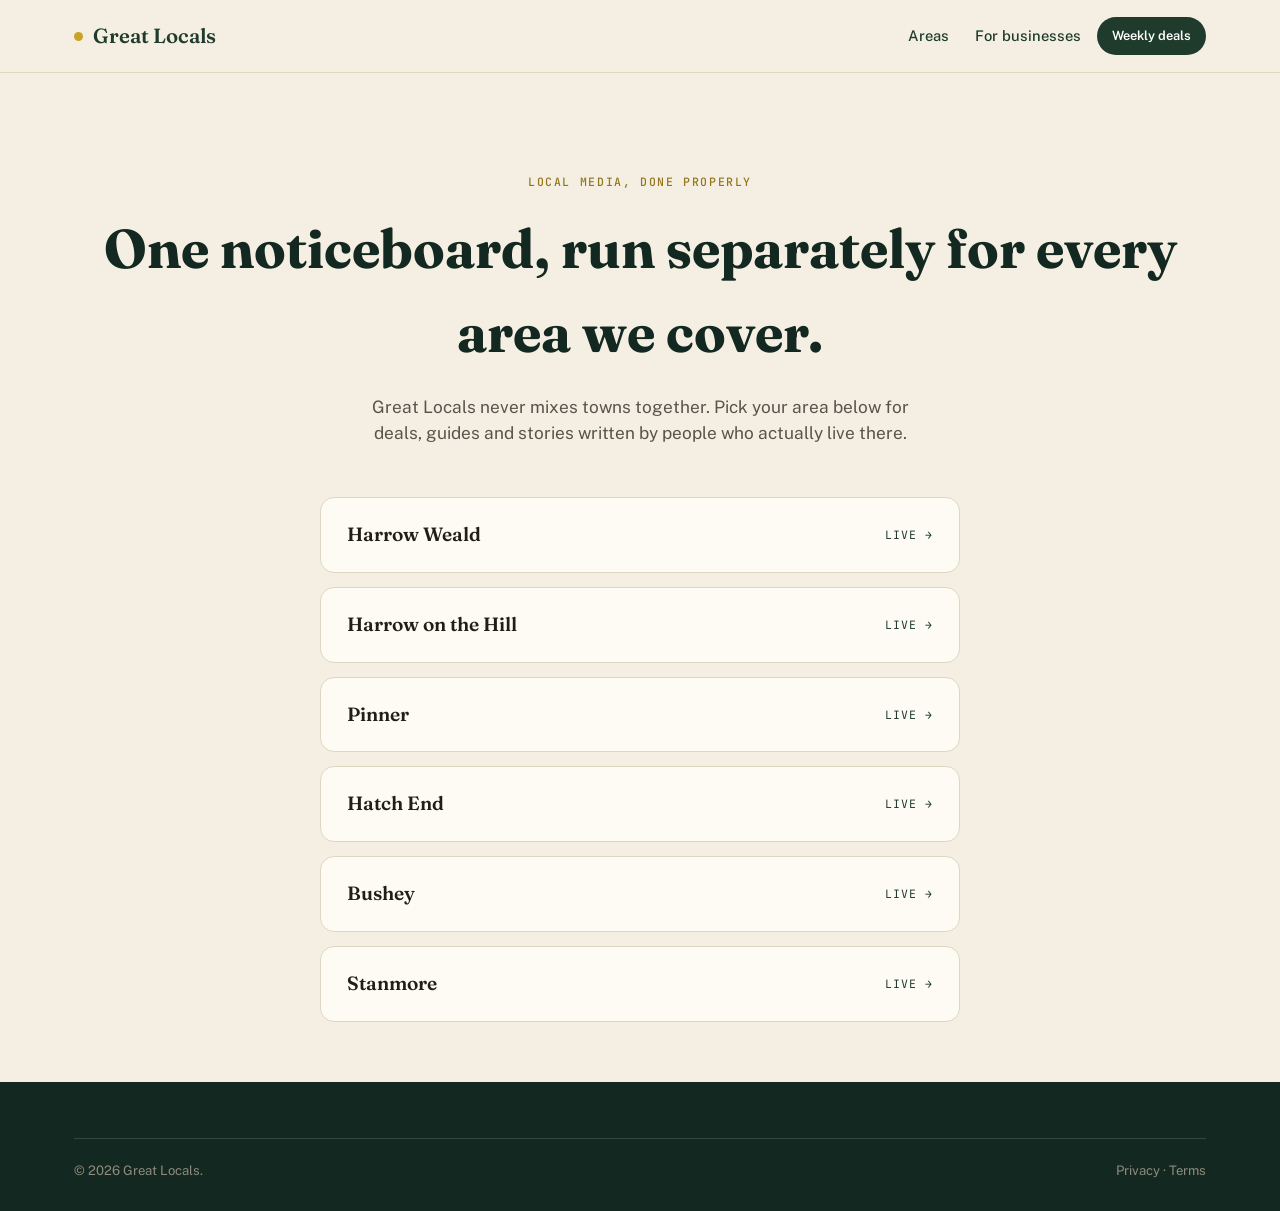
<file: index.html>
<!DOCTYPE html>
<html lang="en">
<head>
<meta charset="UTF-8">
<meta name="viewport" content="width=device-width, initial-scale=1.0">
<title>Great Locals — hyperlocal deals, guides and stories</title>
<meta name="description" content="Great Locals covers your area, and only your area. Deals, guides and stories from real local businesses across Harrow Weald, Harrow on the Hill, Pinner, Hatch End, Bushey and Stanmore.">
<meta name="robots" content="index, follow">
<link rel="canonical" href="https://greatlocals.co.uk/">

<link rel="preconnect" href="https://fonts.googleapis.com">
<link rel="preconnect" href="https://fonts.gstatic.com" crossorigin>
<link href="https://fonts.googleapis.com/css2?family=Fraunces:ital,opsz,wght@0,9..144,400;0,9..144,500;0,9..144,600;1,9..144,500&family=Public+Sans:wght@400;500;600;700&family=JetBrains+Mono:wght@500&display=swap" rel="stylesheet">
<link rel="stylesheet" href="assets/styles.css">
<style>
  .pickhero{padding:100px 0 60px;text-align:center;}
  .pickhero .eyebrow{display:block;margin-bottom:16px;}
  .pickhero h1{font-size:clamp(2.2rem,5vw,3.4rem);margin:0 0 18px;color:var(--green-950);}
  .pickhero p{color:var(--ink-soft);max-width:52ch;margin:0 auto;font-size:1.08rem;}
  .arealist{max-width:640px;margin:50px auto 0;display:flex;flex-direction:column;gap:14px;}
  .area-row{
    display:flex;align-items:center;justify-content:space-between;gap:16px;
    background:var(--paper-card);border:1px solid var(--line);border-radius:var(--radius);
    padding:22px 26px;text-decoration:none;color:var(--ink);
  }
  .area-row.live:hover{border-color:var(--green-900);}
  .area-row .name{font-family:'Fraunces',serif;font-size:1.2rem;font-weight:600;}
  .area-row .status{font-family:'JetBrains Mono',monospace;font-size:.72rem;text-transform:uppercase;letter-spacing:.08em;}
  .area-row.live .status{color:var(--green-900);}
  .area-row.soon{opacity:.55;cursor:default;}
  .area-row.soon .status{color:var(--ink-soft);}
</style>
</head>
<body>

<header id="site-header">
  <nav class="wrap">
    <a href="index.html" class="brand"><span class="dot"></span><span class="brand-label">Great Locals</span></a>
    <div class="navlinks" id="nav-links">
      <a href="harrow-weald/index.html">Areas</a>
      <a href="media/index.html">For businesses</a>
    </div>
    <div class="navright">
      <a href="harrow-weald/index.html#subscribe" class="navcta">Weekly deals</a>
      <button class="navtoggle" id="nav-toggle" aria-label="Menu" aria-expanded="false"><span></span><span></span><span></span></button>
    </div>
  </nav>
</header>

<main>
  <section class="pickhero">
    <div class="wrap">
      <span class="eyebrow">Local media, done properly</span>
      <h1>One noticeboard, run separately for every area we cover.</h1>
      <p>Great Locals never mixes towns together. Pick your area below for deals, guides and stories written by people who actually live there.</p>

      <div class="arealist reveal">
        <a href="harrow-weald/index.html" class="area-row live">
          <span class="name">Harrow Weald</span>
          <span class="status">Live →</span>
        </a>
        <a href="harrow-on-the-hill/index.html" class="area-row live">
          <span class="name">Harrow on the Hill</span>
          <span class="status">Live →</span>
        </a>
        <a href="pinner/index.html" class="area-row live">
          <span class="name">Pinner</span>
          <span class="status">Live →</span>
        </a>
        <a href="hatch-end/index.html" class="area-row live">
          <span class="name">Hatch End</span>
          <span class="status">Live →</span>
        </a>
        <a href="bushey/index.html" class="area-row live">
          <span class="name">Bushey</span>
          <span class="status">Live →</span>
        </a>
        <a href="stanmore/index.html" class="area-row live">
          <span class="name">Stanmore</span>
          <span class="status">Live →</span>
        </a>
      </div>
    </div>
  </section>
</main>

<footer>
  <div class="wrap">
    <div class="foot-bottom">
      <span>© 2026 Great Locals.</span>
      <span>Privacy · Terms</span>
    </div>
  </div>
</footer>

<script src="assets/main.js"></script>
</body>
</html>
</file>
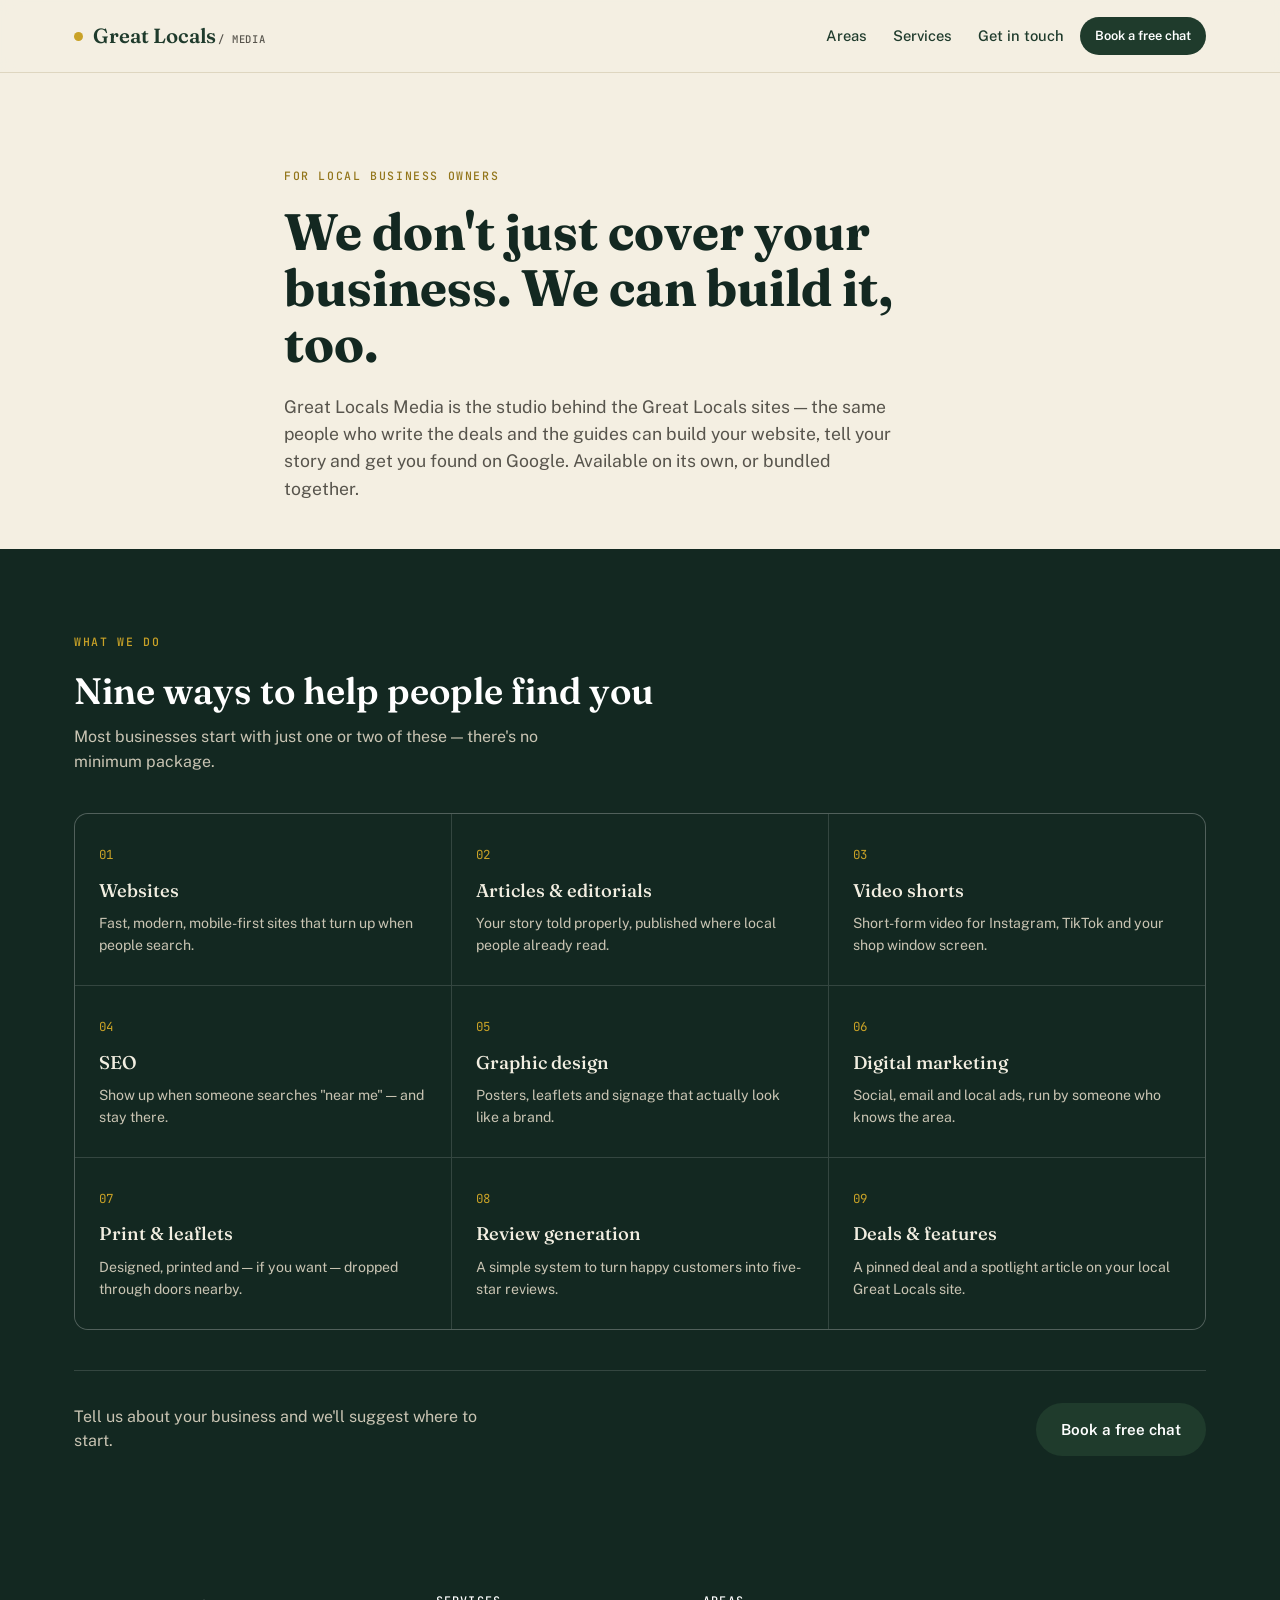
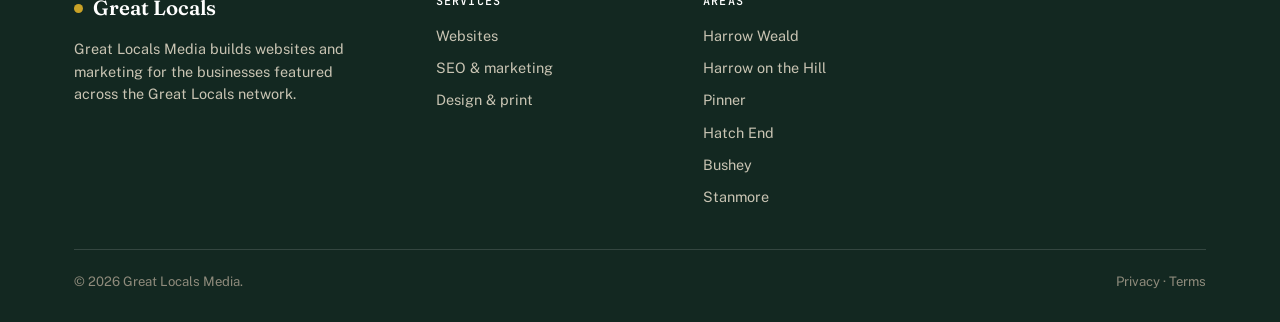
<file: media/index.html>
<!DOCTYPE html>
<html lang="en">
<head>
<meta charset="UTF-8">
<meta name="viewport" content="width=device-width, initial-scale=1.0">
<title>Great Locals Media — websites, content & marketing for local businesses</title>
<meta name="description" content="Websites, articles, video, SEO, design and marketing for local businesses — built by the team behind Great Locals.">
<meta name="robots" content="index, follow">
<link rel="canonical" href="https://greatlocals.co.uk/media/">

<link rel="preconnect" href="https://fonts.googleapis.com">
<link rel="preconnect" href="https://fonts.gstatic.com" crossorigin>
<link href="https://fonts.googleapis.com/css2?family=Fraunces:ital,opsz,wght@0,9..144,400;0,9..144,500;0,9..144,600;1,9..144,500&family=Public+Sans:wght@400;500;600;700&family=JetBrains+Mono:wght@500&display=swap" rel="stylesheet">
<link rel="stylesheet" href="../assets/styles.css">
<style>
  .mediahero{padding:90px 0 30px;}
  .mediahero .wrap{max-width:760px;}
  .mediahero h1{font-size:clamp(2.2rem,4.6vw,3.2rem);line-height:1.1;margin:16px 0 20px;color:var(--green-950);}
  .mediahero p{font-size:1.1rem;color:var(--ink-soft);max-width:56ch;}
</style>
</head>
<body>

<header id="site-header">
  <nav class="wrap">
    <a href="../index.html" class="brand"><span class="dot"></span><span class="brand-label">Great Locals<span class="locality">/ Media</span></span></a>
    <div class="navlinks" id="nav-links">
      <a href="../index.html">Areas</a>
      <a href="#services">Services</a>
      <a href="#contact">Get in touch</a>
    </div>
    <div class="navright">
      <a href="#contact" class="navcta">Book a free chat</a>
      <button class="navtoggle" id="nav-toggle" aria-label="Menu" aria-expanded="false"><span></span><span></span><span></span></button>
    </div>
  </nav>
</header>

<main>
  <section class="mediahero">
    <div class="wrap reveal">
      <span class="eyebrow">For local business owners</span>
      <h1>We don't just cover your business. We can build it, too.</h1>
      <p>Great Locals Media is the studio behind the Great Locals sites — the same people who write the deals and the guides can build your website, tell your story and get you found on Google. Available on its own, or bundled together.</p>
    </div>
  </section>

  <section class="services" id="services">
    <div class="wrap">
      <div class="section-head reveal">
        <div>
          <span class="eyebrow">What we do</span>
          <h2>Nine ways to help people find you</h2>
          <p>Most businesses start with just one or two of these — there's no minimum package.</p>
        </div>
      </div>
      <div class="svc-grid reveal">
        <div class="svc"><span class="n">01</span><h4>Websites</h4><p>Fast, modern, mobile-first sites that turn up when people search.</p></div>
        <div class="svc"><span class="n">02</span><h4>Articles & editorials</h4><p>Your story told properly, published where local people already read.</p></div>
        <div class="svc"><span class="n">03</span><h4>Video shorts</h4><p>Short-form video for Instagram, TikTok and your shop window screen.</p></div>
        <div class="svc"><span class="n">04</span><h4>SEO</h4><p>Show up when someone searches "near me" — and stay there.</p></div>
        <div class="svc"><span class="n">05</span><h4>Graphic design</h4><p>Posters, leaflets and signage that actually look like a brand.</p></div>
        <div class="svc"><span class="n">06</span><h4>Digital marketing</h4><p>Social, email and local ads, run by someone who knows the area.</p></div>
        <div class="svc"><span class="n">07</span><h4>Print & leaflets</h4><p>Designed, printed and — if you want — dropped through doors nearby.</p></div>
        <div class="svc"><span class="n">08</span><h4>Review generation</h4><p>A simple system to turn happy customers into five-star reviews.</p></div>
        <div class="svc"><span class="n">09</span><h4>Deals & features</h4><p>A pinned deal and a spotlight article on your local Great Locals site.</p></div>
      </div>
      <div class="services-cta reveal" id="contact">
        <p>Tell us about your business and we'll suggest where to start.</p>
        <a href="#" class="btn btn-primary">Book a free chat</a>
      </div>
    </div>
  </section>
</main>

<footer>
  <div class="wrap">
    <div class="foot-grid">
      <div>
        <a href="../index.html" class="brand" style="margin-bottom:12px;"><span class="dot"></span>Great Locals</a>
        <p style="max-width:32ch;">Great Locals Media builds websites and marketing for the businesses featured across the Great Locals network.</p>
      </div>
      <div>
        <h5>Services</h5>
        <ul><li><a href="#services">Websites</a></li><li><a href="#services">SEO & marketing</a></li><li><a href="#services">Design & print</a></li></ul>
      </div>
      <div>
        <h5>Areas</h5>
        <ul>
          <li><a href="../harrow-weald/index.html">Harrow Weald</a></li>
          <li><a href="../harrow-on-the-hill/index.html">Harrow on the Hill</a></li>
          <li><a href="../pinner/index.html">Pinner</a></li>
          <li><a href="../hatch-end/index.html">Hatch End</a></li>
          <li><a href="../bushey/index.html">Bushey</a></li>
          <li><a href="../stanmore/index.html">Stanmore</a></li>
        </ul>
      </div>
    </div>
    <div class="foot-bottom">
      <span>© 2026 Great Locals Media.</span>
      <span>Privacy · Terms</span>
    </div>
  </div>
</footer>

<script src="../assets/main.js"></script>
</body>
</html>
</file>
<file: assets/styles.css>
:root{
  --green-950:#132821;
  --green-900:#1F3B2C;
  --green-800:#28503C;
  --gold:#C9A227;
  --gold-dark:#93761b;
  --clay:#A8532E;
  --paper:#F4EFE2;
  --paper-card:#FDFBF4;
  --ink:#211D17;
  --ink-soft:#57544c;
  --line:#DED6C0;
  --radius:14px;
  --max:1180px;
}
*{box-sizing:border-box;}
html{scroll-behavior:smooth;}
html{
  overflow-x:hidden;
}
body{
  margin:0;
  background:var(--paper);
  color:var(--ink);
  font-family:'Public Sans',sans-serif;
  line-height:1.55;
  -webkit-font-smoothing:antialiased;
}
h1,h2,h3,.serif{font-family:'Fraunces',serif;}
.eyebrow{
  font-family:'JetBrains Mono',monospace;
  font-size:.72rem;
  letter-spacing:.14em;
  text-transform:uppercase;
  color:var(--gold-dark);
  font-weight:500;
}
a{color:inherit;}
img{max-width:100%;display:block;}
.wrap{max-width:var(--max);margin:0 auto;padding:0 24px;}

/* ---------- Nav ---------- */
header{
  position:sticky;top:0;z-index:50;
  background:rgba(244,239,226,.92);
  backdrop-filter:blur(8px);
  border-bottom:1px solid var(--line);
  transition:box-shadow .3s ease;
}
header.scrolled{box-shadow:0 2px 18px rgba(19,40,33,.08);}
nav.wrap{
  position:relative;
  display:flex;align-items:center;justify-content:space-between;
  height:72px;
  gap:16px;
  transform:translateY(-100%);
  animation:headerDrop .6s cubic-bezier(.22,1,.36,1) .1s forwards;
}
@keyframes headerDrop{
  to{transform:translateY(0);}
}
@media (prefers-reduced-motion:reduce){
  nav.wrap{animation:none;transform:none;}
}
.brand{
  display:flex;align-items:center;gap:10px;
  font-family:'Fraunces',serif;font-weight:600;font-size:1.28rem;
  color:var(--green-900);text-decoration:none;
  flex:1 1 auto;min-width:0;overflow:hidden;
}
.brand .dot{width:9px;height:9px;border-radius:50%;background:var(--gold);flex:none;}
.brand-label{overflow:hidden;text-overflow:ellipsis;white-space:nowrap;min-width:0;}
.brand .locality{font-family:'JetBrains Mono',monospace;font-size:.66rem;font-weight:500;
  color:var(--ink-soft);text-transform:uppercase;letter-spacing:.08em;margin-left:2px;}
.navlinks{display:flex;align-items:center;gap:26px;}
.navlinks a{
  text-decoration:none;font-weight:500;font-size:.92rem;color:var(--green-900);
  position:relative;padding:4px 0;
}
.navlinks a::after{
  content:'';position:absolute;left:0;bottom:-2px;width:0;height:2px;background:var(--gold);
  transition:width .25s ease;
}
.navlinks a:hover::after{width:100%;}
.area-pill{
  font-family:'JetBrains Mono',monospace;font-size:.7rem;
  border:1px solid var(--green-900);border-radius:99px;
  padding:5px 11px;color:var(--green-900);white-space:nowrap;
}
.navcta{
  background:var(--green-900);color:#fff;text-decoration:none;
  font-weight:600;font-size:.8rem;padding:9px 15px;border-radius:99px;
  white-space:nowrap;flex:none;
}
.navcta:hover{background:var(--green-800);}
.navright{display:flex;align-items:center;gap:14px;flex:none;}

.navtoggle{
  display:none;background:none;border:0;cursor:pointer;padding:6px;flex:none;
}
.navtoggle span{display:block;width:22px;height:2px;background:var(--green-900);margin:5px 0;transition:transform .2s ease, opacity .2s ease;}
.navtoggle.open span:nth-child(1){transform:translateY(7px) rotate(45deg);}
.navtoggle.open span:nth-child(2){opacity:0;}
.navtoggle.open span:nth-child(3){transform:translateY(-7px) rotate(-45deg);}

/* ---------- Fade-in ---------- */
.reveal{opacity:0;transform:translateY(22px);transition:opacity .7s ease, transform .7s ease;}
.reveal.in{opacity:1;transform:translateY(0);}
@media (prefers-reduced-motion:reduce){
  .reveal{opacity:1;transform:none;transition:none;}
}

/* ---------- Hero ---------- */
.hero{position:relative;padding:76px 0 90px;overflow:hidden;}
.hero .wrap{display:grid;grid-template-columns:1.05fr .95fr;gap:56px;align-items:center;}
.hero .eyebrow{margin-bottom:16px;display:inline-block;}
.hero h1{
  font-size:clamp(2.3rem,4.4vw,3.5rem);line-height:1.06;margin:0 0 20px;
  color:var(--green-950);font-weight:600;
}
.hero h1 em{font-style:italic;color:var(--clay);}
.hero p.lede{font-size:1.1rem;color:var(--ink-soft);max-width:46ch;margin:0 0 30px;}
.herobtns{display:flex;gap:14px;flex-wrap:wrap;}
.btn{
  display:inline-flex;align-items:center;gap:8px;
  padding:14px 24px;border-radius:99px;font-weight:600;font-size:.95rem;
  text-decoration:none;border:1px solid transparent;
}
.btn-primary{background:var(--green-900);color:#fff;}
.btn-primary:hover{background:var(--green-800);}
.btn-ghost{border-color:var(--green-900);color:var(--green-900);}
.btn-ghost:hover{background:var(--green-900);color:#fff;}
.hero-media{position:relative;}
.hero-media img{
  border-radius:var(--radius);
  box-shadow:0 22px 44px rgba(19,40,33,.18);
  aspect-ratio:4/5;object-fit:cover;
  border:6px solid var(--paper-card);
  width:100%;background:var(--line);
}
.hero-tag{
  position:absolute;bottom:-22px;left:-22px;background:var(--paper-card);
  border:1px solid var(--line);border-radius:12px;padding:14px 18px;
  box-shadow:0 10px 24px rgba(19,40,33,.12);max-width:220px;
}
.hero-tag .num{font-family:'Fraunces',serif;font-size:1.7rem;color:var(--clay);font-weight:600;}
.hero-tag .cap{font-size:.8rem;color:var(--ink-soft);}

/* ---------- Torn divider ---------- */
.torn{height:26px;width:100%;
  background:
    linear-gradient(135deg, var(--paper) 12px, transparent 0) 0 0,
    linear-gradient(-135deg, var(--paper) 12px, transparent 0) 0 0;
  background-size:24px 24px; background-repeat:repeat-x;
  background-color:var(--green-950);
}
.torn.on-guide{background-color:#EAE4D2;}

/* ---------- Section shell ---------- */
section{padding:80px 0;}
.section-head{display:flex;justify-content:space-between;align-items:flex-end;gap:24px;margin-bottom:38px;flex-wrap:wrap;}
.section-head h2{font-size:clamp(1.7rem,3vw,2.3rem);margin:8px 0 0;color:var(--green-950);font-weight:600;}
.section-head p{color:var(--ink-soft);max-width:52ch;margin:6px 0 0;}
.see-all{font-weight:600;font-size:.92rem;text-decoration:none;color:var(--clay);white-space:nowrap;}
.see-all:hover{text-decoration:underline;}

/* ---------- Deals noticeboard ---------- */
.board{background:var(--green-950);}
.board .eyebrow{color:var(--gold);}
.board .section-head h2, .board .section-head p{color:#F2EEE1;}
.board .section-head p{color:#C9C4B3;}
.pins{display:grid;grid-template-columns:repeat(3,1fr);gap:26px;}
.pin-card{
  background:var(--paper-card);border-radius:10px;padding:22px 20px 20px;
  position:relative;box-shadow:0 14px 26px rgba(0,0,0,.25);
}
.pin-card:nth-child(2){transform:rotate(-1.4deg);}
.pin-card:nth-child(1){transform:rotate(1.1deg);}
.pin-card:nth-child(3){transform:rotate(-.6deg);}
.pin-card::before{
  content:'';position:absolute;top:-7px;left:24px;width:14px;height:14px;
  background:var(--gold);border-radius:50%;box-shadow:0 3px 6px rgba(0,0,0,.35);
}
.pin-card .biz{font-family:'JetBrains Mono',monospace;font-size:.72rem;color:var(--gold-dark);
  text-transform:uppercase;letter-spacing:.08em;margin-bottom:8px;}
.pin-card h3{font-size:1.2rem;margin:0 0 8px;font-weight:600;}
.pin-card p{font-size:.92rem;color:var(--ink-soft);margin:0 0 14px;}
.pin-card .expiry{font-size:.78rem;color:var(--clay);font-weight:600;}

/* ---------- Articles ---------- */
.articles-grid{display:grid;grid-template-columns:1.15fr .85fr;gap:32px;}
.article-card{background:var(--paper-card);border:1px solid var(--line);border-radius:var(--radius);overflow:hidden;}
.article-card img{width:100%;height:280px;object-fit:cover;background:var(--line);}
.article-card .body{padding:26px 28px 30px;}
.article-card.small img{height:150px;}
.article-card.small .body{padding:20px 22px 24px;}
.tag{
  display:inline-block;font-family:'JetBrains Mono',monospace;font-size:.68rem;
  letter-spacing:.08em;text-transform:uppercase;color:var(--green-900);
  background:#E4E9DC;padding:4px 10px;border-radius:99px;margin-bottom:12px;
}
.article-card h3{font-size:1.4rem;margin:0 0 10px;font-weight:600;line-height:1.25;}
.article-card.small h3{font-size:1.05rem;}
.article-card p{color:var(--ink-soft);font-size:.95rem;margin:0 0 14px;}
.readmore{font-weight:600;font-size:.88rem;color:var(--clay);text-decoration:none;}
.side-stack{display:flex;flex-direction:column;gap:22px;}

/* ---------- Guide / moving hub ---------- */
.guide{background:#EAE4D2;}
.guide-wrap{display:grid;grid-template-columns:.9fr 1.1fr;gap:50px;align-items:center;}
.chainlist{list-style:none;margin:0;padding:0;counter-reset:step;}
.chainlist li{
  counter-increment:step;position:relative;padding:16px 0 16px 46px;
  border-left:2px solid var(--line);margin-left:13px;
}
.chainlist li:last-child{border-color:transparent;}
.chainlist li::before{
  content:counter(step);position:absolute;left:-14px;top:14px;
  width:28px;height:28px;border-radius:50%;background:var(--green-900);color:#fff;
  font-family:'JetBrains Mono',monospace;font-size:.78rem;
  display:flex;align-items:center;justify-content:center;font-weight:500;
}
.chainlist h4{margin:0 0 4px;font-size:1.02rem;font-weight:600;font-family:'Public Sans',sans-serif;}
.chainlist span{font-size:.88rem;color:var(--ink-soft);}
.guide-card{
  background:var(--paper-card);border:1px solid var(--line);border-radius:var(--radius);
  padding:32px;
}
.guide-card .eyebrow{color:var(--clay);}
.guide-card h3{font-size:1.6rem;margin:10px 0 14px;font-weight:600;}
.guide-card p{color:var(--ink-soft);margin:0 0 20px;}

/* ---------- Services / for businesses ---------- */
.services{background:var(--green-950);color:#F2EEE1;}
.services .eyebrow{color:var(--gold);}
.services .section-head h2{color:#fff;}
.services .section-head p{color:#C9C4B3;}
.svc-grid{display:grid;grid-template-columns:repeat(3,1fr);gap:1px;background:rgba(255,255,255,.14);border:1px solid rgba(255,255,255,.14);border-radius:var(--radius);overflow:hidden;}
.svc{background:var(--green-950);padding:28px 24px;}
.svc .n{font-family:'JetBrains Mono',monospace;color:var(--gold);font-size:.78rem;}
.svc h4{font-family:'Fraunces',serif;font-weight:500;font-size:1.15rem;margin:10px 0 8px;}
.svc p{font-size:.88rem;color:#C9C4B3;margin:0;}
.services-cta{margin-top:40px;display:flex;align-items:center;justify-content:space-between;gap:20px;flex-wrap:wrap;
  border-top:1px solid rgba(255,255,255,.14);padding-top:32px;}
.services-cta p{margin:0;color:#C9C4B3;max-width:44ch;}

/* ---------- Expansion strip ---------- */
.expand{padding:56px 0;}
.towns{display:flex;gap:14px;flex-wrap:wrap;margin-top:22px;}
.town{
  padding:10px 18px;border-radius:99px;font-size:.9rem;font-weight:600;
  border:1px solid var(--line);
}
.town.active{background:var(--green-900);color:#fff;border-color:var(--green-900);}
.town.soon{color:var(--ink-soft);}

/* ---------- Footer ---------- */
footer{background:var(--green-950);color:#C9C4B3;padding:56px 0 30px;font-size:.9rem;}
.foot-grid{display:grid;grid-template-columns:1.4fr 1fr 1fr 1fr;gap:32px;margin-bottom:40px;}
.foot-grid .brand{color:#fff;}
footer h5{color:#fff;font-family:'JetBrains Mono',monospace;font-size:.74rem;letter-spacing:.1em;
  text-transform:uppercase;margin:0 0 14px;font-weight:500;}
footer ul{list-style:none;padding:0;margin:0;display:flex;flex-direction:column;gap:10px;}
footer a{text-decoration:none;color:#C9C4B3;}
footer a:hover{color:#fff;}
.foot-bottom{border-top:1px solid rgba(255,255,255,.14);padding-top:22px;
  display:flex;justify-content:space-between;flex-wrap:wrap;gap:10px;color:#8f8b7c;font-size:.82rem;}

/* ---------- Article page ---------- */
.article-hero{padding:52px 0 40px;}
.article-hero .eyebrow{margin-bottom:14px;display:inline-block;}
.article-hero h1{font-size:clamp(2rem,4vw,2.9rem);line-height:1.1;margin:0 0 18px;color:var(--green-950);font-weight:600;}
.byline{display:flex;align-items:center;gap:10px;color:var(--ink-soft);font-size:.9rem;margin-bottom:30px;}
.byline .sep{color:var(--line);}
.article-cover{border-radius:var(--radius);overflow:hidden;margin-bottom:8px;box-shadow:0 18px 36px rgba(19,40,33,.15);}
.article-cover img{width:100%;height:420px;object-fit:cover;background:var(--line);}
.article-body{max-width:72ch;margin:0 auto;padding:10px 0 40px;}
.article-body p{font-size:1.08rem;color:#3a362e;margin:0 0 22px;}
.article-body h2{font-size:1.5rem;margin:40px 0 16px;color:var(--green-950);font-weight:600;}
.article-body blockquote{
  border-left:3px solid var(--gold);margin:30px 0;padding:4px 0 4px 22px;
  font-family:'Fraunces',serif;font-style:italic;font-size:1.2rem;color:var(--green-900);
}
.related-strip{background:#EAE4D2;padding:50px 0;}
.related-grid{display:grid;grid-template-columns:repeat(3,1fr);gap:20px;margin-top:24px;}
.mini-card{background:var(--paper-card);border:1px solid var(--line);border-radius:12px;padding:18px;}
.mini-card .biz{font-family:'JetBrains Mono',monospace;font-size:.68rem;color:var(--gold-dark);text-transform:uppercase;letter-spacing:.08em;}
.mini-card h4{margin:8px 0 0;font-size:1rem;font-weight:600;}

@media (max-width:920px){
  .navlinks{
    display:none;position:absolute;top:100%;left:0;right:0;
    flex-direction:column;align-items:flex-start;gap:2px;
    background:var(--paper-card);border-bottom:1px solid var(--line);
    padding:10px 24px 18px;box-shadow:0 14px 24px rgba(19,40,33,.1);
  }
  .navlinks.open{display:flex;}
  .navlinks a{padding:10px 0;width:100%;}
  .area-pill{margin-top:8px;}
  .navtoggle{display:block;}
  .navright{gap:8px;}
  .hero .wrap{grid-template-columns:1fr;}
  .hero-media{order:-1;}
  .articles-grid{grid-template-columns:1fr;}
  .pins{grid-template-columns:1fr;}
  .guide-wrap{grid-template-columns:1fr;}
  .svc-grid{grid-template-columns:1fr;}
  .foot-grid{grid-template-columns:1fr 1fr;}
  .related-grid{grid-template-columns:1fr;}
  .article-cover img{height:240px;}
}

@media (max-width:400px){
  .brand .locality{display:none;}
}
</file>
